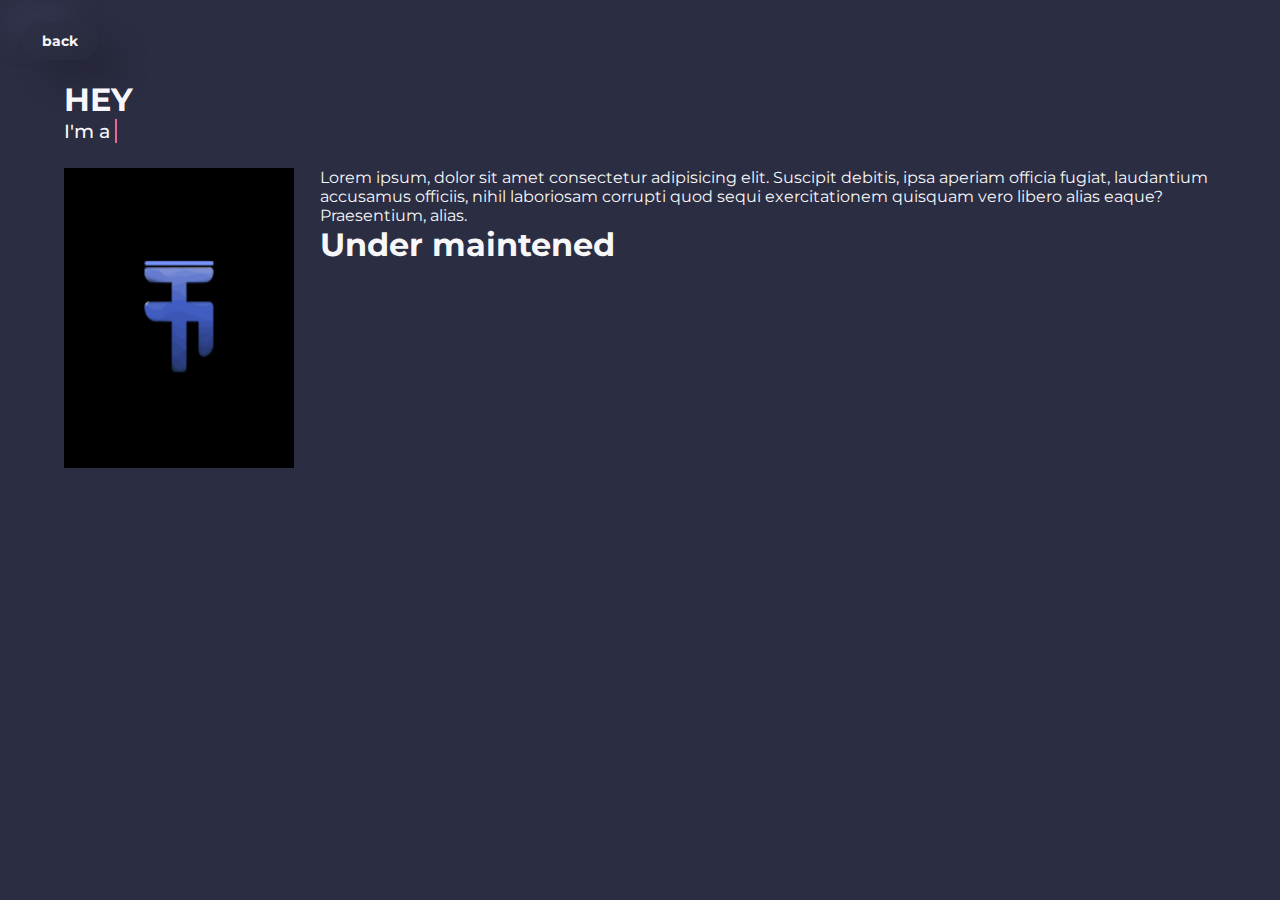
<file: public/index-about.html>
<!DOCTYPE html>
<html lang="en">
  <head>
    <meta charset="UTF-8" />
    <meta http-equiv="X-UA-Compatible" content="IE=edge" />
    <meta name="viewport" content="width=device-width, initial-scale=1.0" />
    <!-- material -->
    <link rel="preconnect" href="https://fonts.googleapis.com" />
    <link rel="preconnect" href="https://fonts.gstatic.com" crossorigin />
    <link
      href="https://fonts.googleapis.com/css2?family=Montserrat:wght@400;500;600;700;800;900&family=Nunito:wght@600;900&display=swap"
      rel="stylesheet"
    />
    <link rel="apple-touch-icon" sizes="180x180" href="/apple-touch-icon.png" />
    <link rel="icon" type="image/png" sizes="32x32" href="/favicon-32x32.png" />
    <link rel="icon" type="image/png" sizes="16x16" href="/favicon-16x16.png" />
    <link rel="manifest" href="/site.webmanifest" />
    <link rel="stylesheet" href="css/style-about.css" />
    <title>About</title>
  </head>
  <body>
    <header>
      <div class="back-button">
        <a href="Index.html">
          <h2>back</h2>
        </a>
      </div>
    </header>
    <main>
      <section class="first-section">
        <h2>hey</h2>
        <div class="cont-text-effect">
          <div class="static-text">I'm a</div>
          <ul class="dynamic-text">
            <li><span>Student</span></li>
            <li><span>Programer</span></li>
            <li><span>Freelancer</span></li>
            <li><span>Gamer</span></li>
          </ul>
        </div>
      </section>
      <section class="second-section">
        <div class="description">
          <div class="hero-img">
            <img src="img/try-logo.png" alt="thoriq-logo" />
          </div>
          <div class="text-content">
            <p>
              Lorem ipsum, dolor sit amet consectetur adipisicing elit. Suscipit
              debitis, ipsa aperiam officia fugiat, laudantium accusamus
              officiis, nihil laboriosam corrupti quod sequi exercitationem
              quisquam vero libero alias eaque? Praesentium, alias.
            </p>
            <h1>Under maintened</h1>
          </div>
        </div>
      </section>
    </main>
  </body>
</html>
</file>
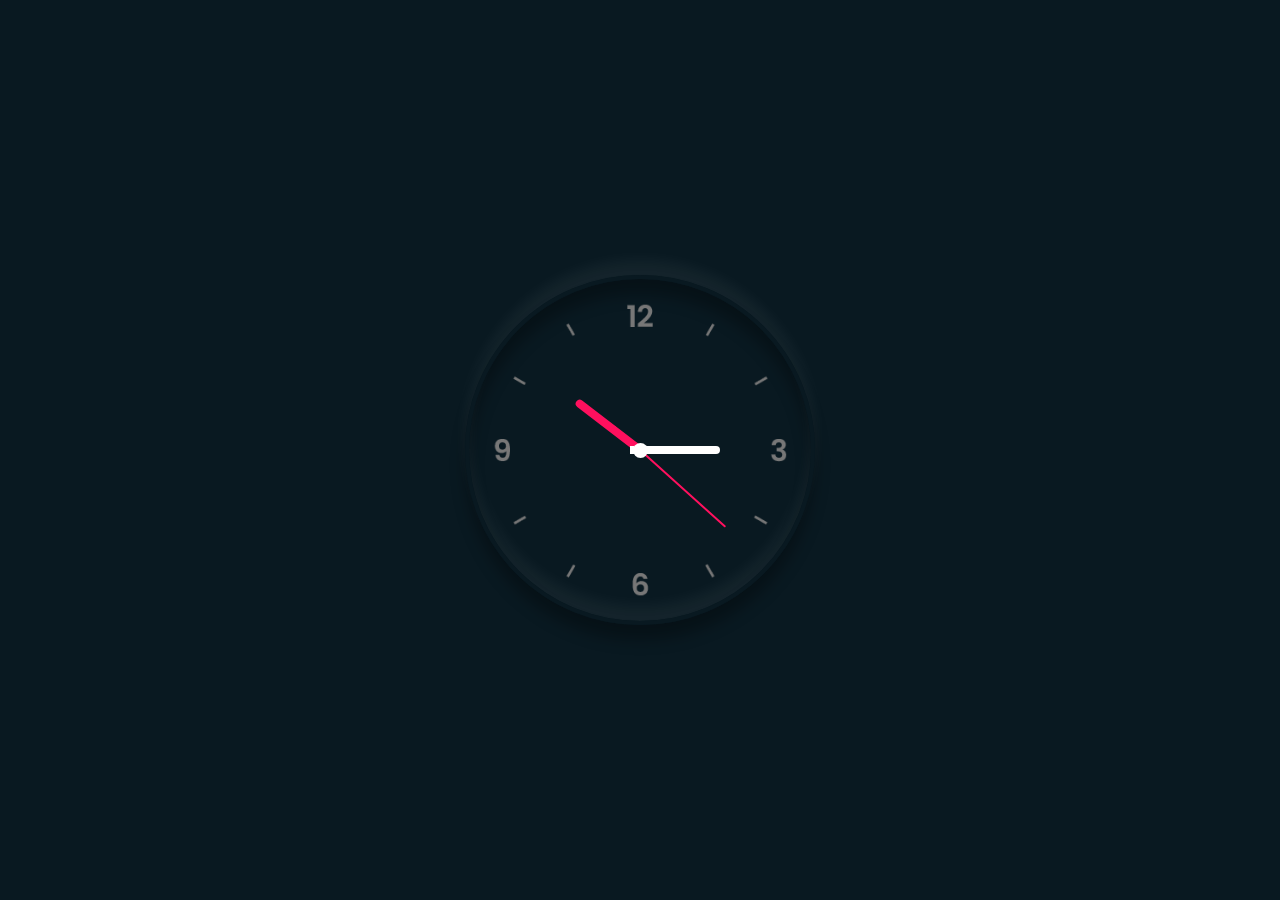
<file: public/index-clock.html>
<!DOCTYPE html>
<html lang="en">
  <head>
    <meta charset="UTF-8" />
    <meta http-equiv="X-UA-Compatible" content="IE=edge" />
    <meta name="viewport" content="width=device-width, initial-scale=1.0" />
    <link rel="apple-touch-icon" sizes="180x180" href="/apple-touch-icon.png" />
    <link rel="icon" type="image/png" sizes="32x32" href="/favicon-32x32.png" />
    <link rel="icon" type="image/png" sizes="16x16" href="/favicon-16x16.png" />
    <link rel="manifest" href="/site.webmanifest" />
    <link rel="stylesheet" href="css/style-clock.css" />
    <title>Analog clock</title>
  </head>
  <body>
    <div class="clock">
      <div class="hour">
        <div class="hr" id="hr"></div>
      </div>
      <div class="min">
        <div class="mn" id="mn"></div>
      </div>
      <div class="second">
        <div class="scnd" id="scnd"></div>
      </div>
    </div>
    <script src="js/main-clock.js"></script>
  </body>
</html>
</file>
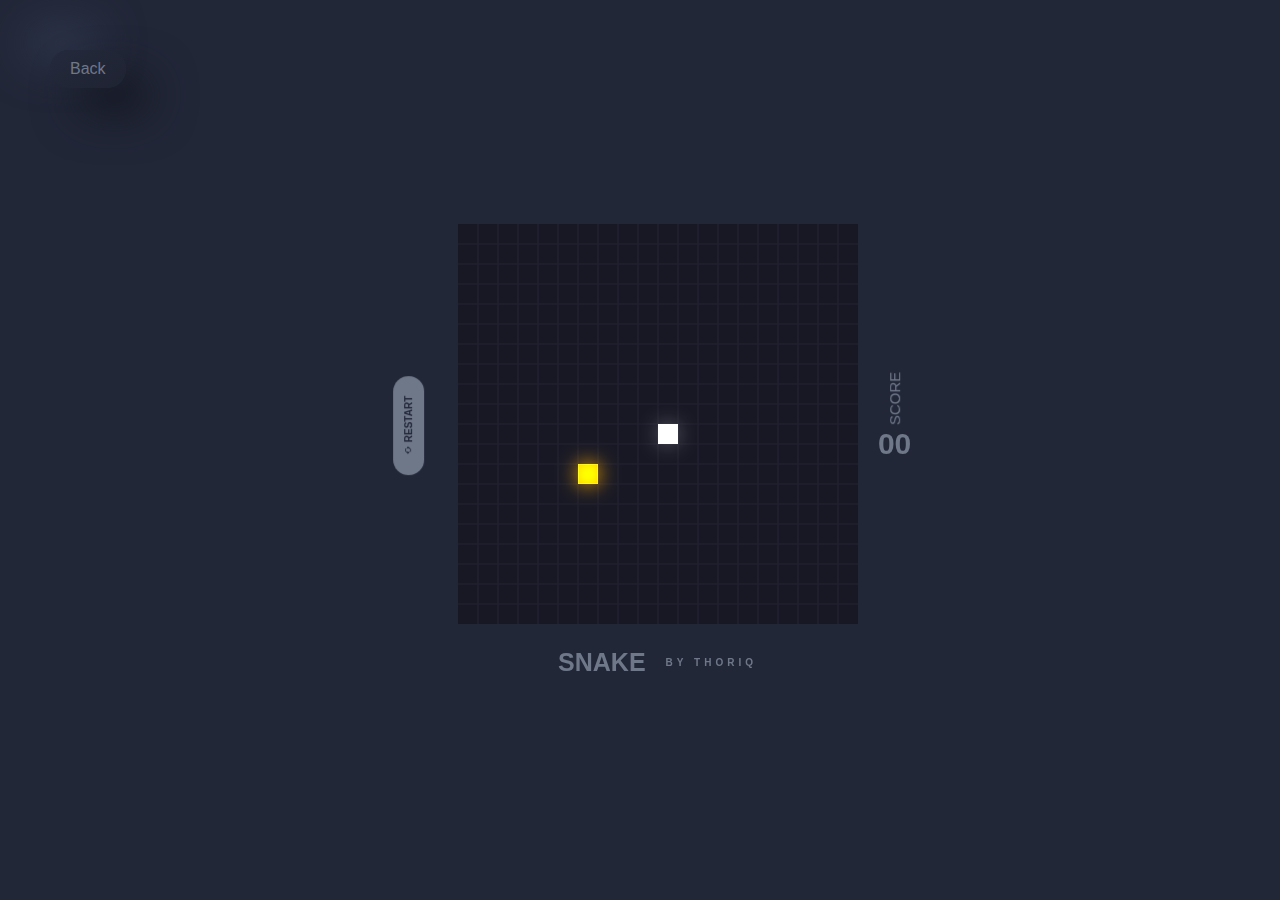
<file: public/index-snake.html>
<!DOCTYPE html>
<html lang="en">
  <head>
    <meta charset="UTF-8" />
    <meta http-equiv="X-UA-Compatible" content="IE=edge" />
    <meta name="viewport" content="width=device-width, initial-scale=1.0" />
    <link rel="stylesheet" href="css/style-snake.css" />
    <link
      rel="stylesheet"
      href="https://cdn.jsdelivr.net/npm/boxicons@latest/css/boxicons.min.css"
    />
    <link rel="apple-touch-icon" sizes="180x180" href="/apple-touch-icon.png" />
    <link rel="icon" type="image/png" sizes="32x32" href="/favicon-32x32.png" />
    <link rel="icon" type="image/png" sizes="16x16" href="/favicon-16x16.png" />
    <link rel="manifest" href="/site.webmanifest" />
    <title>Snake Game</title>
  </head>
  <body>
    <div class="back-button">
      <a href="Index-main.html"><span>Back</span></a>
    </div>
    <div class="container noselect">
      <div class="wrapper">
        <button id="replay">
          <i class="bx bx-refresh"></i>
          RESTART
        </button>
        <div id="canvas"></div>
        <div id="ui">
          <h2>SCORE</h2>
          <span id="score">00</span>
        </div>
        <div class="mobile-controller">
          <button id="btnArrowUp"><i class="bx bxs-up-arrow"></i></button>
          <button id="btnArrowRight"><i class="bx bxs-right-arrow"></i></button>
          <button id="btnArrowDown"><i class="bx bxs-down-arrow"></i></button>
          <button id="btnArrowLeft"><i class="bx bxs-left-arrow"></i></button>
        </div>
      </div>
      <div id="author">
        <h1>SNAKE</h1>
        <span>by Thoriq</span>
      </div>
    </div>
    <script src="js/main-snake.js"></script>
  </body>
</html>
</file>
<file: public/css/style-about.css>
* {
  margin: 0;
  padding: 0;
  -webkit-box-sizing: border-box;
          box-sizing: border-box;
}

body {
  background-color: #2b2d42ff;
  color: #f7f7f9ff;
  font-family: "Montserrat", sans-serif;
}

.back-button {
  position: absolute;
  top: 1.4em;
  left: 1.4em;
  padding: 10px 20px;
  border-radius: 60px;
  background: linear-gradient(145deg, #2e3047, #27293b);
  -webkit-box-shadow: 22px 22px 26px #252638, -22px -22px 26px #31344c;
          box-shadow: 22px 22px 26px #252638, -22px -22px 26px #31344c;
}

.back-button h2 {
  font-size: 0.9em;
}

.back-button a {
  text-decoration: none;
  color: #f7f7f9ff;
}

main section {
  padding: 5em 5% 0 5%;
}

main .first-section h2 {
  font-size: 2em;
  text-transform: uppercase;
  position: relative;
  z-index: 9;
}

main .first-section .cont-text-effect {
  display: -webkit-inline-box;
  display: -ms-inline-flexbox;
  display: inline-flex;
}

main .first-section .cont-text-effect .static-text {
  font-size: 1.2em;
  font-weight: 500;
}

main .first-section .cont-text-effect .dynamic-text {
  margin-left: 5px;
  width: 150px;
  height: 25px;
  line-height: 25px;
  overflow: hidden;
}

main .first-section .cont-text-effect .dynamic-text li {
  list-style: none;
  font-size: 1.2em;
  font-weight: 600;
  color: #e86a92ff;
  position: relative;
  top: 0;
  -webkit-animation: slide 6s steps(4) infinite;
          animation: slide 6s steps(4) infinite;
}

main .first-section .cont-text-effect .dynamic-text li span {
  position: relative;
}

main .first-section .cont-text-effect .dynamic-text li span::after {
  content: "";
  position: absolute;
  left: 0;
  height: 100%;
  width: 100%;
  background: #2b2d42ff;
  border-left: 2px solid #e86a92ff;
  -webkit-animation: typing 1.5s steps(10) infinite;
          animation: typing 1.5s steps(10) infinite;
}

main .second-section {
  padding-top: 1.5em;
}

main .second-section .description {
  display: -ms-grid;
  display: grid;
  -ms-grid-columns: 20vw 1fr;
      grid-template-columns: 20vw 1fr;
}

main .second-section .description .hero-img img {
  width: 230px;
  height: 300px;
}

@-webkit-keyframes typing {
  100% {
    left: 100%;
    margin: 0 -20px 0 20px;
  }
}

@keyframes typing {
  100% {
    left: 100%;
    margin: 0 -20px 0 20px;
  }
}

@-webkit-keyframes slide {
  100% {
    top: -100px;
  }
}

@keyframes slide {
  100% {
    top: -100px;
  }
}
/*# sourceMappingURL=style-about.css.map */
</file>
<file: public/css/style-clock.css>
* {
  margin: 0;
  padding: 0;
  box-sizing: border-box;
}

body {
  display: flex;
  justify-content: center;
  align-items: center;
  min-height: 100vh;
  background: #091921;
}

.clock {
  width: 350px;
  height: 350px;
  display: flex;
  justify-content: center;
  align-items: center;
  background: url(../img/clock.png);
  background-size: cover;
  border: 4px solid #091921;
  box-shadow: 0 -15px 15px rgba(255, 255, 255, 0.05),
    inset 0 -15px 15px rgba(255, 255, 255, 0.05), 0 15px 15px rgba(0, 0, 0, 0.3),
    inset 0 15px 15px rgba(0, 0, 0, 0.3);
  border-radius: 50%;
}

.clock::before {
  content: "";
  position: absolute;
  width: 15px;
  height: 15px;
  background: #fff;
  border-radius: 50%;
  z-index: 9999;
}

.clock .hour,
.clock .min,
.clock .second {
  position: absolute;
}

.clock .hour,
.hr {
  width: 160px;
  height: 160px;
}

.clock .min,
.mn {
  width: 160px;
  height: 160px;
}

.clock .second,
.scnd {
  width: 230px;
  height: 230px;
}

.hr,
.mn,
.scnd {
  display: flex;
  justify-content: center;
  /* align-items: center; */
  position: absolute;
  border-radius: 50%;
}

.hr::before {
  content: "";
  position: absolute;
  width: 8px;
  height: 80px;
  background: #ff105e;
  z-index: 10;
  border-radius: 6px 6px 0 0;
}

.mn::before {
  content: "";
  position: absolute;
  width: 8px;
  height: 90px;
  background: #fff;
  z-index: 11;
  border-radius: 6px 6px 0 0;
}

.scnd::before {
  content: "";
  position: absolute;
  width: 2px;
  height: 150px;
  background: #ff105e;
  z-index: 12;
  border-radius: 6px 6px 0 0;
}
</file>
<file: public/css/style-snake.css>
@font-face {
  font-family: "game";
  src: url("https://fonts.googleapis.com/css2?family=Poppins:wght@500;800&display=swap");
}
* {
  padding: 0;
  margin: 0;
  box-sizing: border-box;
}
button:focus {
  outline: 0;
}

html,
body {
  height: 100%;
  font-family: "Poppins", sans-serif;
  color: #6e7888;
}
body {
  background-color: #222738;
  display: flex;
  justify-content: center;
  align-items: center;
  color: #6e7888;
}
.back-button {
  position: absolute;
  z-index: 20;
  left: 50px;
  top: 50px;
  padding: 10px 20px;
  border-radius: 48px;
background: linear-gradient(145deg, #242a3c, #1f2332);
box-shadow:  26px 26px 44px #141722,
             -26px -26px 44px #30374e;
}

.back-button a {
  text-decoration: none;
  color: #6e7888;
}

canvas {
  background-color: #181825;
}
.container {
  display: flex;
  width: 100%;
  height: 100%;
  flex-flow: column wrap;
  justify-content: center;
  align-items: center;
}
#ui {
  display: flex;
  align-items: center;
  font-size: 10px;
  flex-flow: column;
  margin-left: 10px;
}
h2 {
  font-weight: 200;
  transform: rotate(270deg);
}
#score {
  margin-top: 20px;
  font-size: 30px;
  font-weight: 800;
}
.noselect {
  user-select: none;
}
#replay {
  font-size: 10px;
  padding: 10px 20px;
  background: #6e7888;
  border: none;
  color: #222738;
  border-radius: 20px;
  font-weight: 800;
  transform: rotate(270deg);
  cursor: pointer;
  transition: all 200ms cubic-bezier(0.4, 0, 0.2, 1);
}
#replay:hover {
  background: #a6aab5;
  background: #4cffd7;
  transition: all 200ms cubic-bezier(0.4, 0, 0.2, 1);
}
#replay svg {
  margin-right: 8px;
}
@media (max-width: 600px) {
  #replay {
    margin-bottom: 20px;
  }
  #replay,
  h2 {
    transform: rotate(0deg);
  }
  #ui {
    flex-flow: row wrap;
    margin-bottom: 20px;
  }
  #score {
    margin-top: 0;
    margin-left: 20px;
  }
  .container {
    flex-flow: column wrap;
  }
}
#author {
  width: 100%;
  bottom: 40px;
  display: inline-flex;
  align-items: center;
  justify-content: center;
  font-weight: 600;
  color: inherit;
  text-transform: uppercase;
  padding-left: 35px;
}
#author span {
  font-size: 10px;
  margin-left: 20px;
  color: inherit;
  letter-spacing: 4px;
}
#author h1 {
  font-size: 25px;
}
.wrapper {
  display: flex;
  flex-flow: row wrap;
  justify-content: center;
  align-items: center;
  margin-bottom: 20px;
}

.mobile-controller {
  display: none;
}
/* responsif */

@media screen and (max-width: 768px) {
  body {
    height: 100vh;
  }
  .mobile-controller {
    display: block;
  }
}

@media screen and (max-width:425px) {
  .back-button {
    top: 10px;
    left: 10px;
    font-size: 0.8em;
  }
}
</file>
